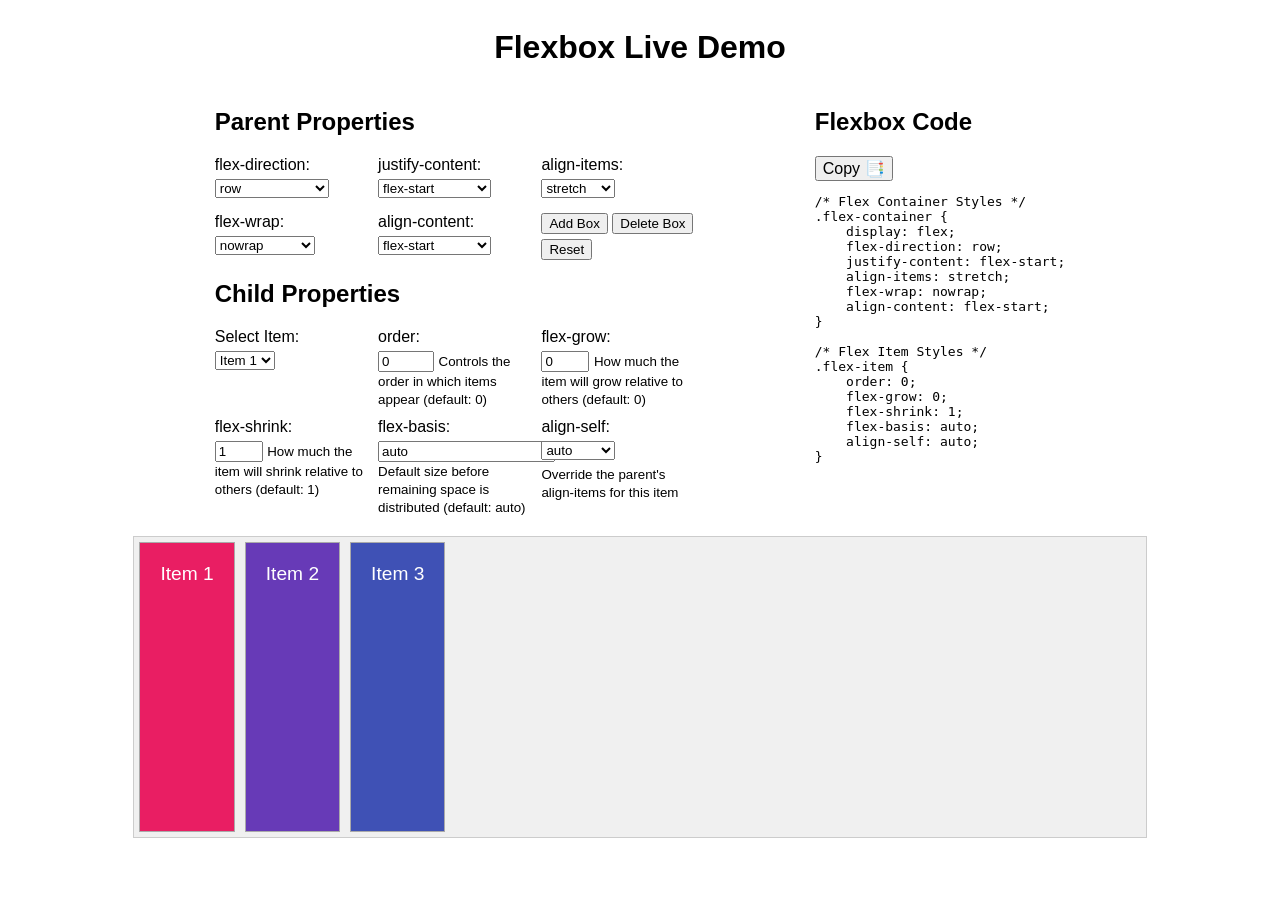
<file: week07/flex-demo/index.html>
<!DOCTYPE html>
<html lang="en">
  <head>
    <meta charset="UTF-8" />
    <meta name="viewport" content="width=device-width, initial-scale=1.0" />
    <title>Flexbox Live Demo</title>
    <meta name="author" content="Shenia Scherer, Andrei Oleniuc">
    <link rel="stylesheet" href="style.css" />
  </head>
  <body>
    <h1>Flexbox Live Demo</h1>
    <div class="controls-container">
      <div class="control">
        <!-- Parent Properties Column -->
        <div class="parent-controls">
          <h2>Parent Properties</h2>
          <div class="controls">
            <div>
              <label for="flexDirection">flex-direction:</label>
              <select id="flexDirection">
                <option value="row">row</option>
                <option value="row-reverse">row-reverse</option>
                <option value="column">column</option>
                <option value="column-reverse">column-reverse</option>
              </select>
            </div>
            <div>
              <label for="justifyContent">justify-content:</label>
              <select id="justifyContent">
                <option value="flex-start">flex-start</option>
                <option value="flex-end">flex-end</option>
                <option value="center">center</option>
                <option value="space-between">space-between</option>
                <option value="space-around">space-around</option>
                <option value="space-evenly">space-evenly</option>
              </select>
            </div>
            <div>
              <label for="alignItems">align-items:</label>
              <select id="alignItems">
                <option value="stretch">stretch</option>
                <option value="flex-start">flex-start</option>
                <option value="flex-end">flex-end</option>
                <option value="center">center</option>
                <option value="baseline">baseline</option>
              </select>
            </div>
            <div>
              <label for="flexWrap">flex-wrap:</label>
              <select id="flexWrap">
                <option value="nowrap">nowrap</option>
                <option value="wrap">wrap</option>
                <option value="wrap-reverse">wrap-reverse</option>
              </select>
            </div>
            <div>
              <label for="alignContent">align-content:</label>
              <select id="alignContent">
                <option value="flex-start">flex-start</option>
                <option value="flex-end">flex-end</option>
                <option value="center">center</option>
                <option value="space-between">space-between</option>
                <option value="space-around">space-around</option>
                <option value="stretch">stretch</option>
                <option value="normal">normal</option>
              </select>
            </div>
            <div>
              <button id="addBoxBtn">Add Box</button>
              <button id="deleteBoxBtn">Delete Box</button>
              <button id="resetBtn">Reset</button>
            </div>
          </div>
        </div>

        <!-- Child Properties Column -->
        <div class="child-controls">
          <h2>Child Properties</h2>
          <div class="controls">
            <div>
              <label for="selectItem">Select Item:</label>
              <select id="selectItem">
                <option value="item1">Item 1</option>
                <option value="item2">Item 2</option>
                <option value="item3">Item 3</option>
              </select>
            </div>
            <div>
              <label for="itemOrder">order:</label>
              <input
                type="number"
                id="itemOrder"
                value="0"
                min="-10"
                max="10"
              />
              <small
                >Controls the order in which items appear (default: 0)</small
              >
            </div>
            <div>
              <label for="itemFlexGrow">flex-grow:</label>
              <input
                type="number"
                id="itemFlexGrow"
                value="0"
                min="0"
                max="10"
                step="1"
              />
              <small
                >How much the item will grow relative to others (default:
                0)</small
              >
            </div>
            <div>
              <label for="itemFlexShrink">flex-shrink:</label>
              <input
                type="number"
                id="itemFlexShrink"
                value="1"
                min="0"
                max="10"
                step="1"
              />
              <small
                >How much the item will shrink relative to others (default:
                1)</small
              >
            </div>
            <div>
              <label for="itemFlexBasis">flex-basis:</label>
              <input
                type="text"
                id="itemFlexBasis"
                value="auto"
                placeholder="auto, 100px, 50%, etc"
              />
              <small
                >Default size before remaining space is distributed (default:
                auto)</small
              >
            </div>
            <div>
              <label for="itemAlignSelf">align-self:</label>
              <select id="itemAlignSelf">
                <option value="auto">auto</option>
                <option value="flex-start">flex-start</option>
                <option value="flex-end">flex-end</option>
                <option value="center">center</option>
                <option value="baseline">baseline</option>
                <option value="stretch">stretch</option>
              </select>
              <small>Override the parent's align-items for this item</small>
            </div>
          </div>
        </div>
      </div>

      <!-- Code Viewer Section -->
      <div class="code-viewer">
        <h2>Flexbox Code</h2>
        <button id="copyCodeBtn">Copy 📑</button>
        <pre><code></code></pre>
      </div>
    </div>

    <div class="flex-container">
      <div class="flex-item item1">Item 1</div>
      <div class="flex-item item2">Item 2</div>
      <div class="flex-item item3">Item 3</div>
    </div>

    <script>
      // Get DOM elements for parent controls
      const flexDirectionSelect = document.getElementById("flexDirection");
      const justifyContentSelect = document.getElementById("justifyContent");
      const alignItemsSelect = document.getElementById("alignItems");
      const flexWrapSelect = document.getElementById("flexWrap");
      const alignContentSelect = document.getElementById("alignContent");
      const flexContainer = document.querySelector(".flex-container");
      const addBoxBtn = document.getElementById("addBoxBtn");
      const deleteBoxBtn = document.getElementById("deleteBoxBtn");
      const resetBtn = document.getElementById("resetBtn");

      // Get DOM elements for child controls
      const selectItemDropdown = document.getElementById("selectItem");
      const itemOrderInput = document.getElementById("itemOrder");
      const itemFlexGrowInput = document.getElementById("itemFlexGrow");
      const itemFlexShrinkInput = document.getElementById("itemFlexShrink");
      const itemFlexBasisInput = document.getElementById("itemFlexBasis");
      const itemAlignSelfSelect = document.getElementById("itemAlignSelf");
      const copyCodeBtn = document.getElementById("copyCodeBtn");

      let itemCount = 3; // Initial number of flex items
      const predefinedColors = [
        "#264653",
        "#2a9d8f",
        "#e9c46a",
        "#f4a261",
        "#e76f51",
        "#8ac926",
        "#1982c4",
        "#6a4c93",
        "#99582a",
        "#bcbddc",
      ];

      let selectedItem = document.querySelector(".item1"); // Default selection
      selectedItem.classList.add("selected");

      // Function to update the code viewer with current input values
      function updateCodeViewer() {
        const flexContainerCode = `/* Flex Container Styles */
.flex-container {
    display: flex;
    flex-direction: ${flexDirectionSelect.value};
    justify-content: ${justifyContentSelect.value};
    align-items: ${alignItemsSelect.value};
    flex-wrap: ${flexWrapSelect.value};
    align-content: ${alignContentSelect.value};
}`;
        const flexItemCode = `

/* Flex Item Styles */
.flex-item {
    order: ${itemOrderInput.value};
    flex-grow: ${itemFlexGrowInput.value};
    flex-shrink: ${itemFlexShrinkInput.value};
    flex-basis: ${itemFlexBasisInput.value};
    align-self: ${itemAlignSelfSelect.value};
}`;
        document.querySelector(".code-viewer code").textContent =
          flexContainerCode + flexItemCode;
      }

      // Copy code snippet to clipboard
      function copyCode() {
        const codeText =
          document.querySelector(".code-viewer code").textContent;
        navigator.clipboard.writeText(codeText).then(() => {
          alert("Code copied to clipboard!");
        });
      }

      copyCodeBtn.addEventListener("click", copyCode);

      // Parent property event listeners
      flexDirectionSelect.addEventListener("change", () => {
        flexContainer.style.flexDirection = flexDirectionSelect.value;
        updateCodeViewer();
      });

      justifyContentSelect.addEventListener("change", () => {
        flexContainer.style.justifyContent = justifyContentSelect.value;
        updateCodeViewer();
      });

      alignItemsSelect.addEventListener("change", () => {
        flexContainer.style.alignItems = alignItemsSelect.value;
        updateCodeViewer();
      });

      flexWrapSelect.addEventListener("change", () => {
        flexContainer.style.flexWrap = flexWrapSelect.value;
        alignContentSelect.disabled = flexWrapSelect.value === "nowrap";
        // Reset align-content when disabled
        alignContentSelect.value = "normal";
        flexContainer.style.alignContent = "normal";
        updateCodeViewer();
      });

      alignContentSelect.addEventListener("change", () => {
        flexContainer.style.alignContent = alignContentSelect.value;
        updateCodeViewer();
      });

      // Function to update the selected item and its input values
      function updateSelectedItem(itemClass) {
        document.querySelectorAll(".flex-item").forEach((item) => {
          item.classList.remove("selected");
        });
        selectedItem = document.querySelector("." + itemClass);
        selectedItem.classList.add("selected");

        // Update input fields with the selected item's style or defaults
        itemOrderInput.value = selectedItem.style.order || "0";
        itemFlexGrowInput.value = selectedItem.style.flexGrow || "0";
        itemFlexShrinkInput.value = selectedItem.style.flexShrink || "1";
        itemFlexBasisInput.value = selectedItem.style.flexBasis || "auto";
        itemAlignSelfSelect.value = selectedItem.style.alignSelf || "auto";
        updateCodeViewer();
      }

      // Child property event listeners
      selectItemDropdown.addEventListener("change", () => {
        updateSelectedItem(selectItemDropdown.value);
      });

      itemOrderInput.addEventListener("change", () => {
        selectedItem.style.order = itemOrderInput.value;
        updateCodeViewer();
      });

      itemFlexGrowInput.addEventListener("change", () => {
        selectedItem.style.flexGrow = itemFlexGrowInput.value;
        updateCodeViewer();
      });

      itemFlexShrinkInput.addEventListener("change", () => {
        selectedItem.style.flexShrink = itemFlexShrinkInput.value;
        updateCodeViewer();
      });

      itemFlexBasisInput.addEventListener("change", () => {
        selectedItem.style.flexBasis = itemFlexBasisInput.value;
        updateCodeViewer();
      });

      itemAlignSelfSelect.addEventListener("change", () => {
        selectedItem.style.alignSelf = itemAlignSelfSelect.value;
        updateCodeViewer();
      });

      // Allow clicking on flex items to select them
      function addClickListenerToItem(item) {
        item.addEventListener("click", function () {
          const itemClass = Array.from(this.classList).find((cls) =>
            cls.startsWith("item")
          );
          selectItemDropdown.value = itemClass;
          updateSelectedItem(itemClass);
        });
      }

      // Add click listeners to initial flex items
      document.querySelectorAll(".flex-item").forEach((item) => {
        addClickListenerToItem(item);
      });

      // Add box function to add a new flex item
      addBoxBtn.addEventListener("click", () => {
        itemCount++;
        const newBox = document.createElement("div");
        newBox.classList.add("flex-item", `item${itemCount}`);
        newBox.textContent = `Item ${itemCount}`;
        newBox.style.backgroundColor =
          predefinedColors[Math.floor(Math.random() * predefinedColors.length)];
        newBox.style.color = "white";
        flexContainer.appendChild(newBox);

        // Add the new item to the dropdown
        const option = document.createElement("option");
        option.value = `item${itemCount}`;
        option.textContent = `Item ${itemCount}`;
        selectItemDropdown.appendChild(option);

        // Add click listener to the new item
        addClickListenerToItem(newBox);
        updateCodeViewer();
      });

      // Delete box function to remove the last flex item
      deleteBoxBtn.addEventListener("click", () => {
        const items = flexContainer.querySelectorAll(".flex-item");
        if (items.length > 0) {
          const lastItem = items[items.length - 1];
          const lastItemClass = Array.from(lastItem.classList).find((cls) =>
            cls.startsWith("item")
          );
          // If the selected item is being deleted, update selection
          if (selectedItem === lastItem && items.length > 1) {
            updateSelectedItem("item" + (itemCount - 1));
            selectItemDropdown.value = "item" + (itemCount - 1);
          }
          flexContainer.removeChild(lastItem);
          itemCount--;
          // Remove the last option from the dropdown
          selectItemDropdown.remove(selectItemDropdown.options.length - 1);
          updateCodeViewer();
        }
      });

      // Reset function to restore defaults and remove extra boxes
      function resetDemo() {
        // Reset parent controls to default values
        flexDirectionSelect.value = "row";
        justifyContentSelect.value = "flex-start";
        alignItemsSelect.value = "flex-start";
        flexWrapSelect.value = "nowrap";
        alignContentSelect.value = "normal";
        alignContentSelect.disabled = true;
        flexContainer.style.flexDirection = "row";
        flexContainer.style.justifyContent = "flex-start";
        flexContainer.style.alignItems = "stretch";
        flexContainer.style.flexWrap = "nowrap";
        flexContainer.style.alignContent = "normal";

        // Reset child controls to default values
        selectItemDropdown.value = "item1";
        itemOrderInput.value = "0";
        itemFlexGrowInput.value = "0";
        itemFlexShrinkInput.value = "1";
        itemFlexBasisInput.value = "auto";
        itemAlignSelfSelect.value = "auto";

        // Remove extra boxes if more than 3 exist
        while (itemCount > 3) {
          const items = flexContainer.querySelectorAll(".flex-item");
          flexContainer.removeChild(items[items.length - 1]);
          selectItemDropdown.remove(selectItemDropdown.options.length - 1);
          itemCount--;
        }

        // Reset styles for the initial 3 items
        document.querySelectorAll(".flex-item").forEach((item, index) => {
          item.style.order = "0";
          item.style.flexGrow = "0";
          item.style.flexShrink = "1";
          item.style.flexBasis = "auto";
          item.style.alignSelf = "auto";
        });

        // Set selected item back to the first item
        updateSelectedItem("item1");
        updateCodeViewer();
      }

      resetBtn.addEventListener("click", resetDemo);

      // Initial setup
      updateCodeViewer();
    </script>
  </body>
</html>
</file>
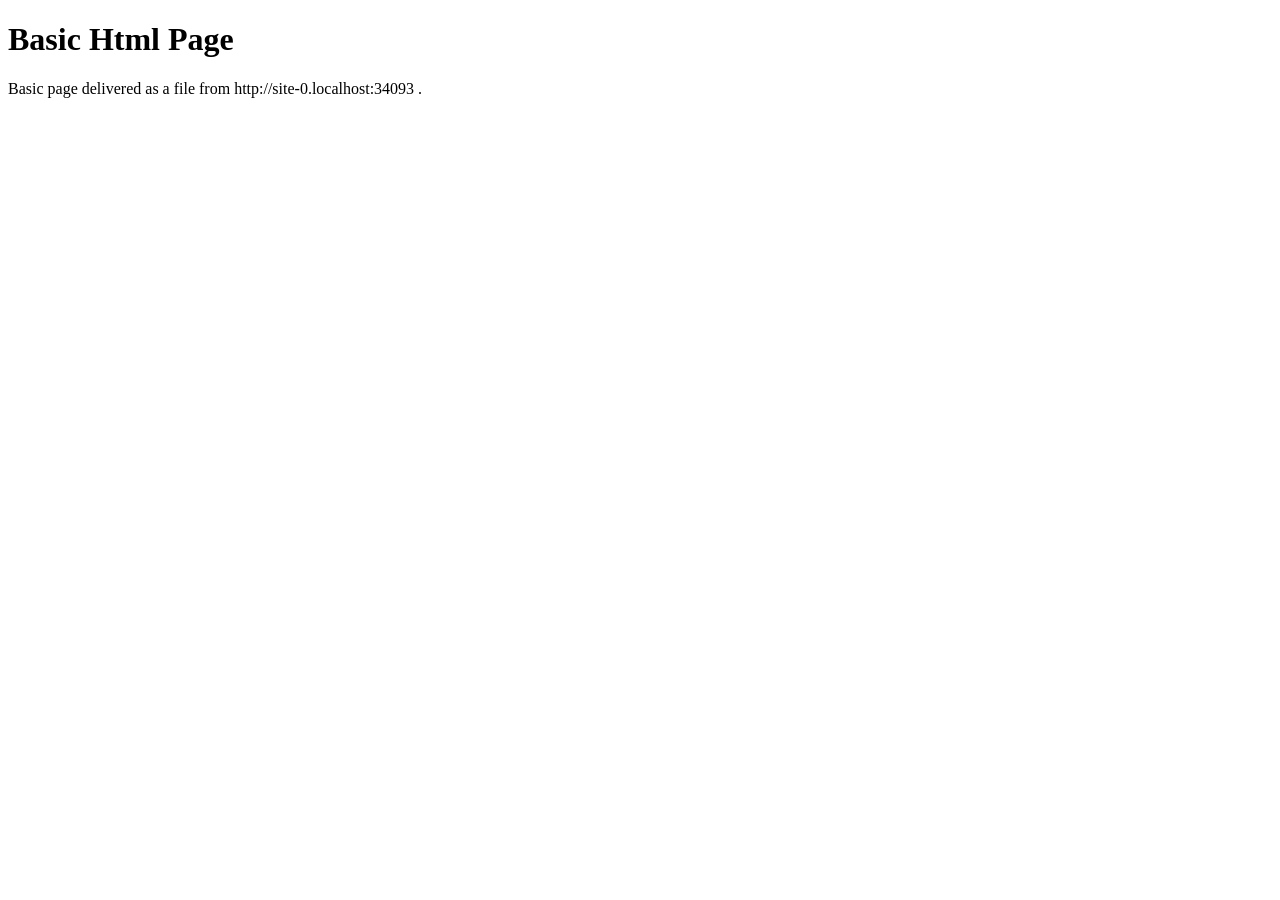
<file: week11/server/S2-file-server/index.html>
<!doctype html>
<html lang=en>
<head>
  <meta charset="UTF-8">
  <title>Basic Html Page</title>
</head>
<body>
  <h1>Basic Html Page</h1>
  <p>
    Basic page delivered as a file from
    <script>document.writeln(window.location.origin)</script>.
  </p>

</body>
</html>
</file>
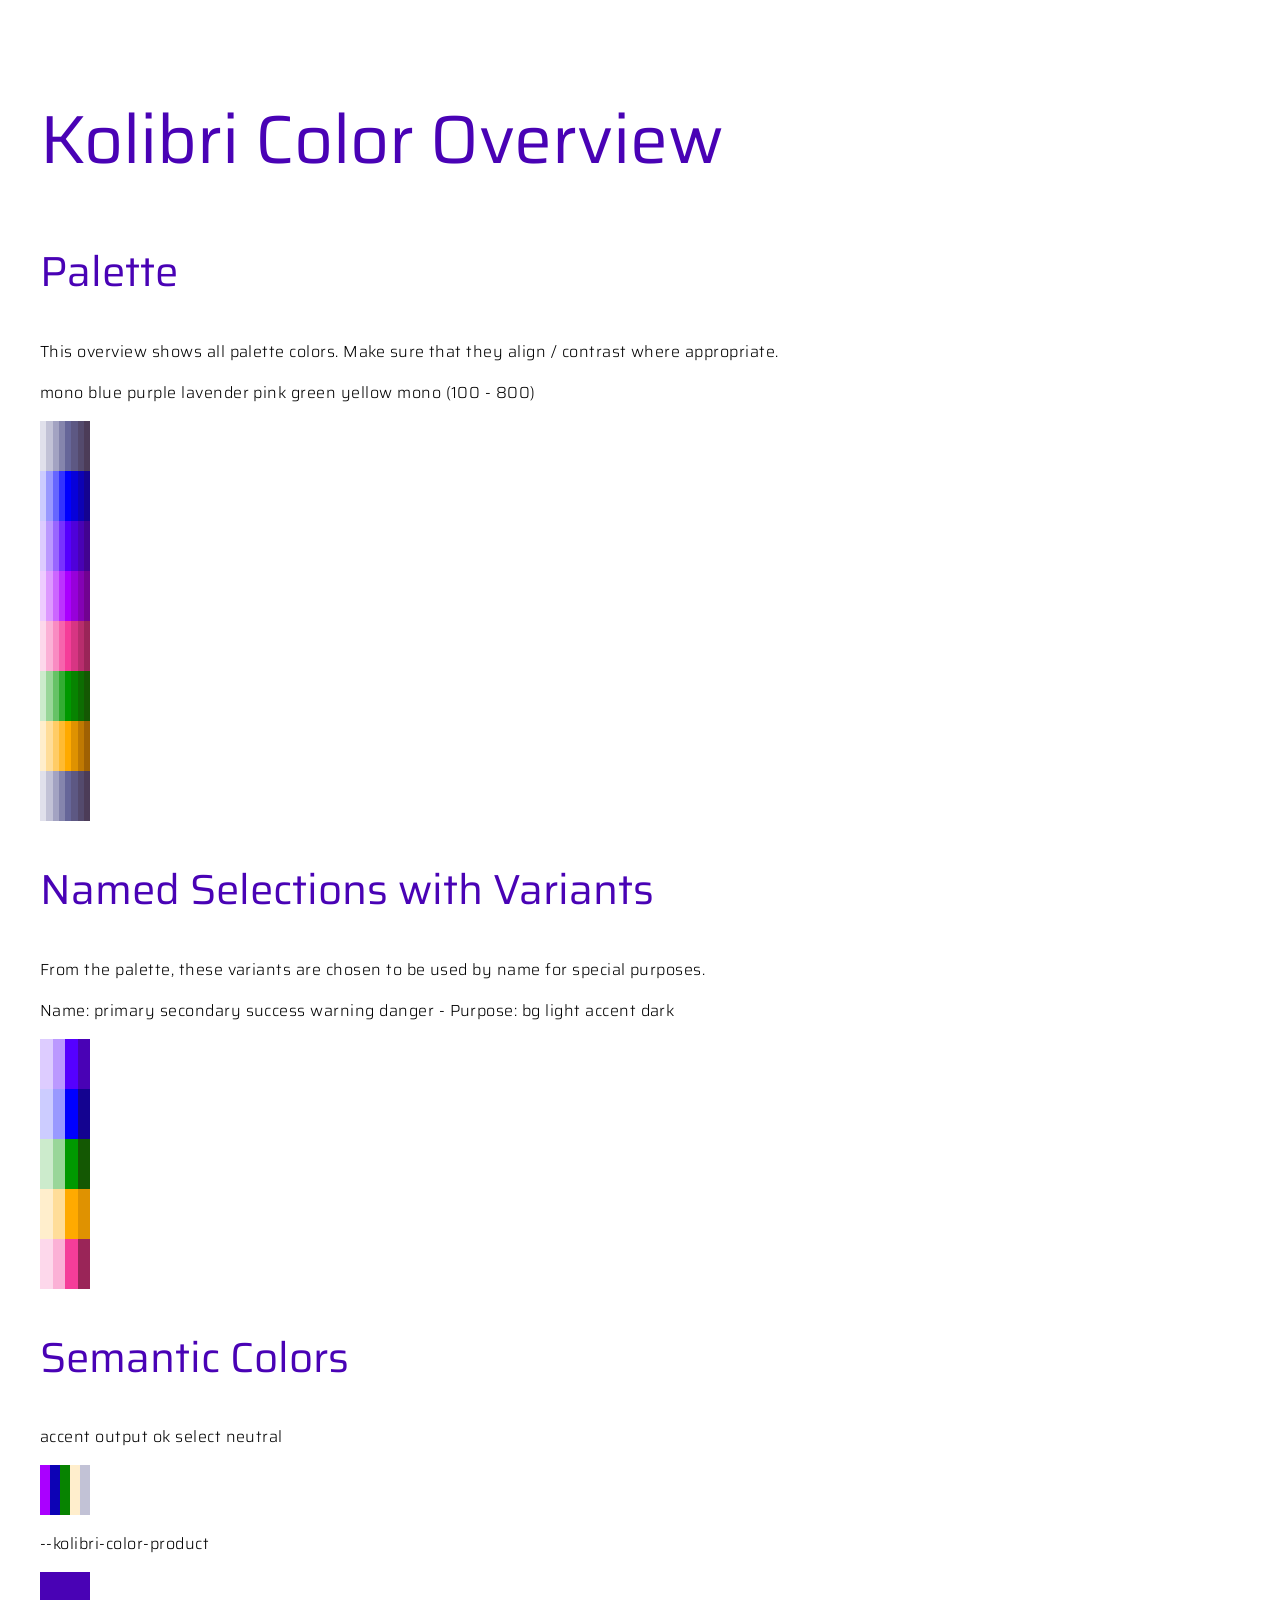
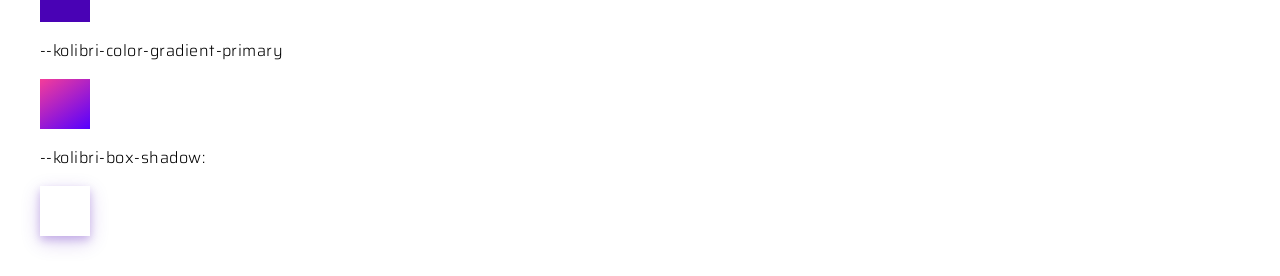
<file: css/colors-overview.html>
<!DOCTYPE html>
<html lang="en">
<head>
    <meta charset="UTF-8">
    <title>Kolibri Color Overview</title>
    <link rel="stylesheet" href="kolibri-base.css">
    <style>
        .squares {
            display: flex;
            /*change below to validate transparency against black */
            /*background-color: black;*/
        }
        div {
            width:          50px;
            aspect-ratio:   1 / 1;
            /*change below to validate color changes with breaks */
            /*margin:         1px;*/
        }
        body > p {
            margin-top: 1em;
        }
        body {
            padding: 2em;
        }
    </style>
</head>
<body>
<h1>Kolibri Color Overview</h1>

<h2>Palette</h2>
<p>This overview shows all palette colors. Make sure that they align / contrast where appropriate.</p>
<p>mono blue purple lavender pink green yellow mono (100 - 800)</p>
<script>
    let out = "";
    "mono blue purple lavender pink green yellow mono".split(" ").forEach( colorName => {
        out += `<div class="squares">`;
        [1,2,3,4,5,6,7,8].forEach( step => {
            out += `<div title="${colorName} ${step}00" style="background-color: var(--kolibri-palette-${colorName}-${step}00)"></div>`;
        });
        out += `</div>`;
    });
    document.writeln(out);
</script>

<h2>Named Selections with Variants</h2>
<p>From the palette, these variants are chosen to be used by name for special purposes.</p>
<p>Name: primary secondary success warning danger -  Purpose: bg light accent dark</p>
<script>
    out = "";
    "primary secondary success warning danger".split(" ").forEach( semantic => {
        out += `<div class="squares">`;
        "bg light accent dark".split(" ").forEach( mod => {
            out += `<div title="${semantic} ${mod}" style="background-color: var(--kolibri-color-${semantic}-${mod})"></div>`;
        });
        out += `</div>`;
    });
    document.writeln(out);
</script>

<h2>Semantic Colors</h2>
<p>accent output ok select neutral</p>
<script>
    out = "";
    "kolibri".split(" ").forEach( _semantic => {
        out += `<div class="squares">`;
        "accent output ok select neutral".split(" ").forEach( mod => {
            out += `<div title="${mod}" style="background-color: var(--kolibri-color-${mod})"></div>`;
        });
        out += `</div>`;
    });
    document.writeln(out);
</script>

<p>--kolibri-color-product</p>
<div style="background-color: var(--kolibri-color-product)"></div>

<p>--kolibri-color-gradient-primary</p>
<div style="background-image: var(--kolibri-color-gradient-primary)"></div>

<p>--kolibri-box-shadow:</p>
<div style="box-shadow: var(--kolibri-box-shadow)"></div>



</body>
</html>
</file>
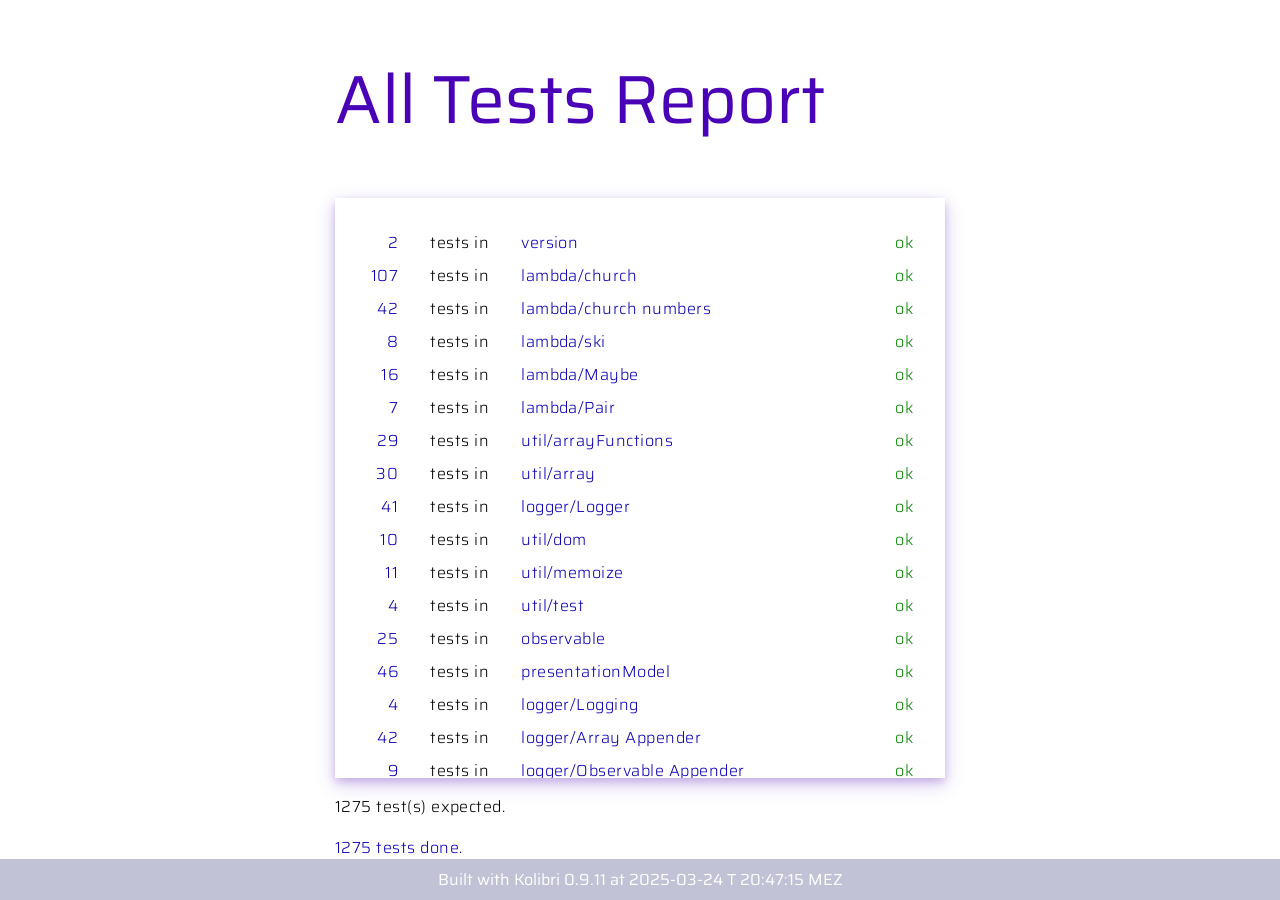
<file: kolibri-dist-0.9.11/allTests.html>
<!DOCTYPE html>
<html lang="en">
<head>
    <title> All Tests </title>
    <link rel="shortcut icon" type="image/png" href="../img/logo/logo-60x54.png"/>
    <link rel="stylesheet"                     href="../css/testUi.css">
    <style>

    </style>
</head>
<body>
<h1>All Tests Report</h1>
<div id="out"></div>

<p> 1275 test(s) expected.</p>
<p id="grossTotal">Check console for possible errors.</p>

<footer></footer>

<script src="./kolibri/util/testUi-support.js" type="module"></script>
<script src="./allTestsSuite.js"               type="module"></script>

</body>
</html>
</file>
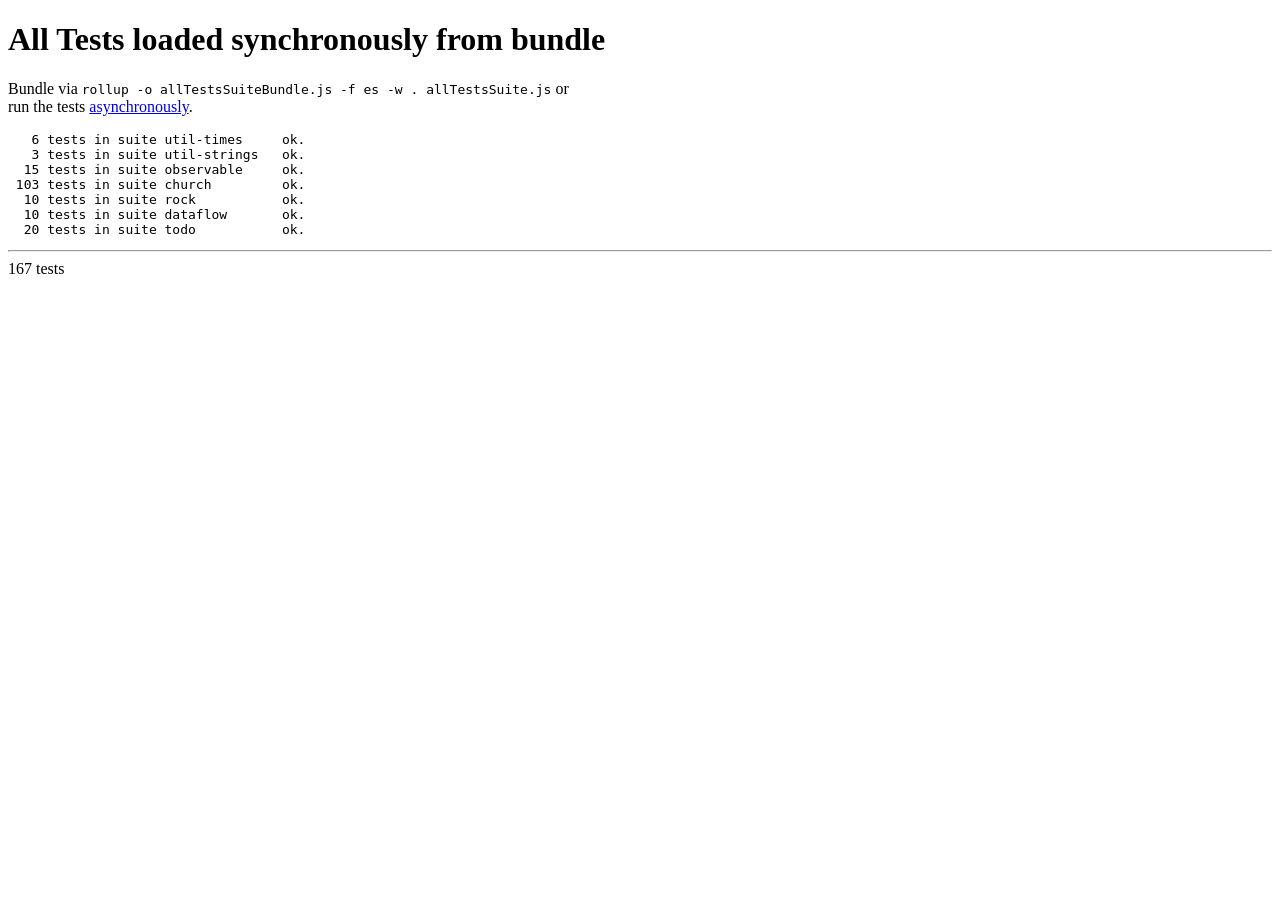
<file: week03/allTests.html>
<!DOCTYPE html>
<html>
<head>
    <title> All Tests from Bundle</title>
</head>
<body>

<h1>All Tests loaded synchronously from bundle</h1>

<p>Bundle via <tt>rollup -o allTestsSuiteBundle.js -f es -w . allTestsSuite.js</tt> or <br>
   run the tests <a href="./allTestsAsync.html">asynchronously</a>.</p>


<pre id="out"></pre>

<!--all asynchronous tests bundled and executed in a synchronous fashion-->
<script src="./allTestsSuiteBundle.js"></script>

<hr/>

<script>
    // Since the bundle is loaded before this code, we can refer to the "total" in the global namespace
    document.writeln(total);
</script>
tests

</body>
</html>
</file>
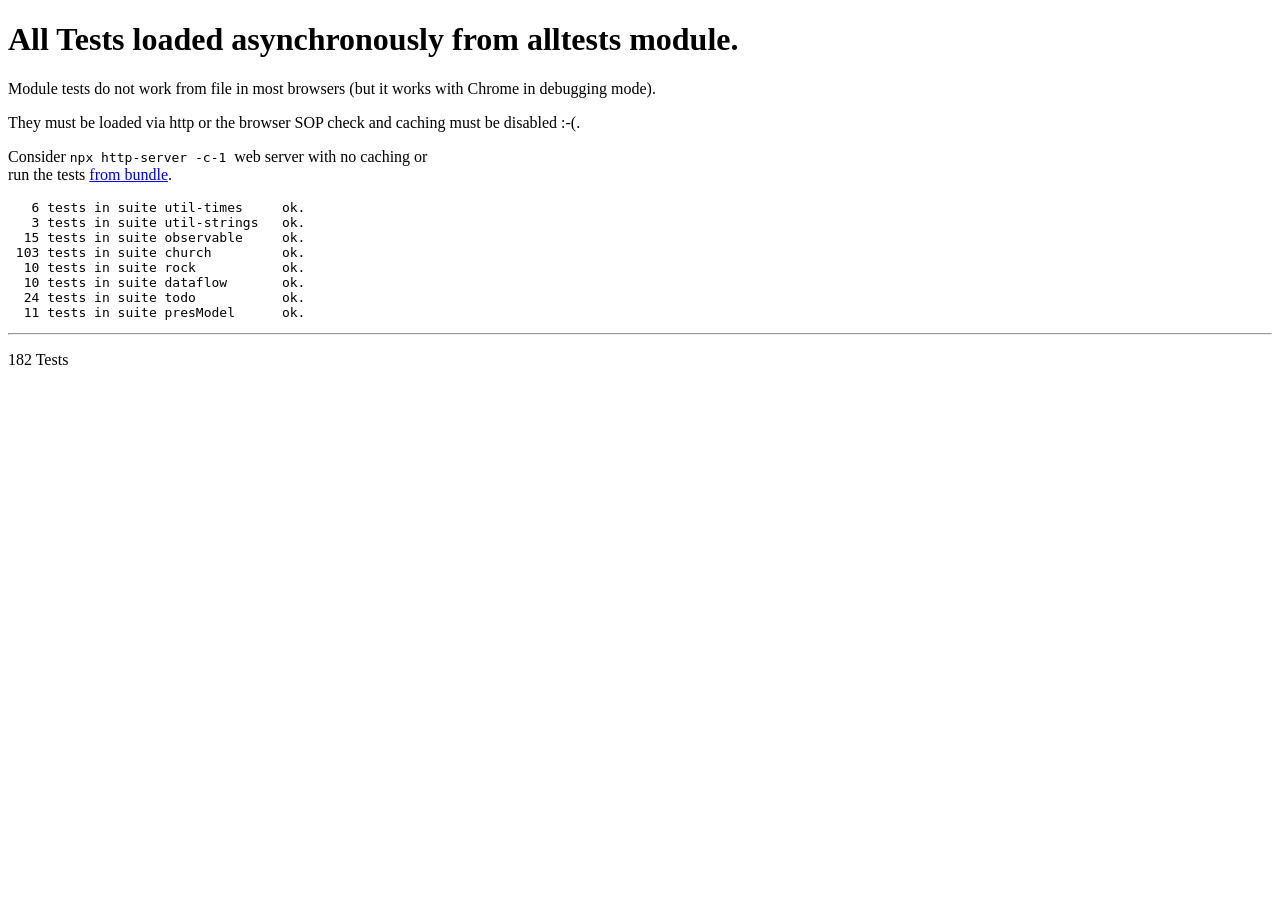
<file: week03/allTestsAsync.html>
<!DOCTYPE html>
<html>
<head>
    <title> All Tests from Module</title>
</head>
<body>

<h1>All Tests loaded asynchronously from alltests module.</h1>

<p>Module tests do not work from file in most browsers (but it works with Chrome in debugging mode).</p>
<p>They must be loaded via http or the browser SOP check and caching must be disabled :-(.</p>
<p>Consider <tt>npx http-server -c-1 </tt> web server with no caching or <br>
   run the tests <a href="./allTests.html">from bundle</a>.</p>


<pre id="out"></pre>

<hr/>

<p id="grossTotal"></p>

<!--no inline function to please FF-->
<script src="./asyncStarter.js" type="module"></script>


</body>
</html>
</file>
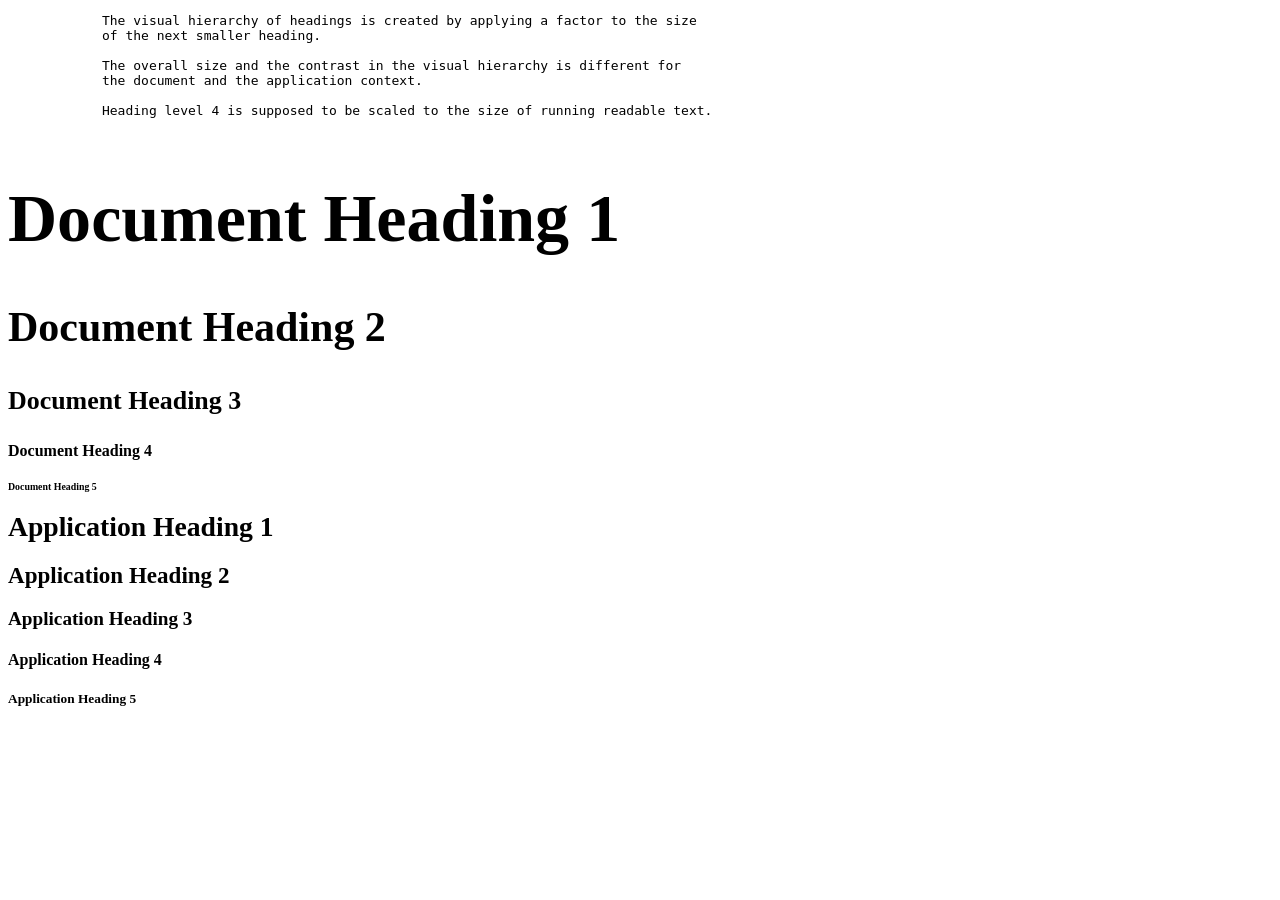
<file: week03/GoodieHeadingSizes.html>
<!DOCTYPE html>
<html lang="en">
    <head>
        <meta charset="UTF-8">
        <title>Kolibri Relative CSS Sizes</title>
        <style>
            :root {
                --font-base-unit:  1rem;    /* a flexible unit that changes with user preferences */
                --font-base-scale: 1.62;    /* default scale is golden ratio, to be overridden */
            }
            h1, h2, h3, h4, h5 {
                --font-size-factor: 1;      /* default, to be overridden */
                font-size: calc( var(--font-size-factor) * var(--font-base-unit));
            }
            h1 {--font-size-factor: calc( pow(var(--font-base-scale), 3));}
            h2 {--font-size-factor: calc( pow(var(--font-base-scale), 2));}
            h3 {--font-size-factor: calc( pow(var(--font-base-scale), 1));}
            h4 {--font-size-factor: calc( pow(var(--font-base-scale), 0));}
            h5 {--font-size-factor: calc( pow(var(--font-base-scale),-1));}
            .document    { --font-base-scale: 1.62; }
            .application { --font-base-scale: 1.2;  }
        </style>
    </head>
    <body class="document">
        <pre>
            The visual hierarchy of headings is created by applying a factor to the size
            of the next smaller heading.

            The overall size and the contrast in the visual hierarchy is different for
            the document and the application context.

            Heading level 4 is supposed to be scaled to the size of running readable text.
        </pre>
        <h1>Document Heading 1</h1>
        <h2>Document Heading 2</h2>
        <h3>Document Heading 3</h3>
        <h4>Document Heading 4</h4>
        <h5>Document Heading 5</h5>
        <div class="application">
            <h1>Application Heading 1</h1>
            <h2>Application Heading 2</h2>
            <h3>Application Heading 3</h3>
            <h4>Application Heading 4</h4>
            <h5>Application Heading 5</h5>
        </div>
    </body>
</html>
</file>
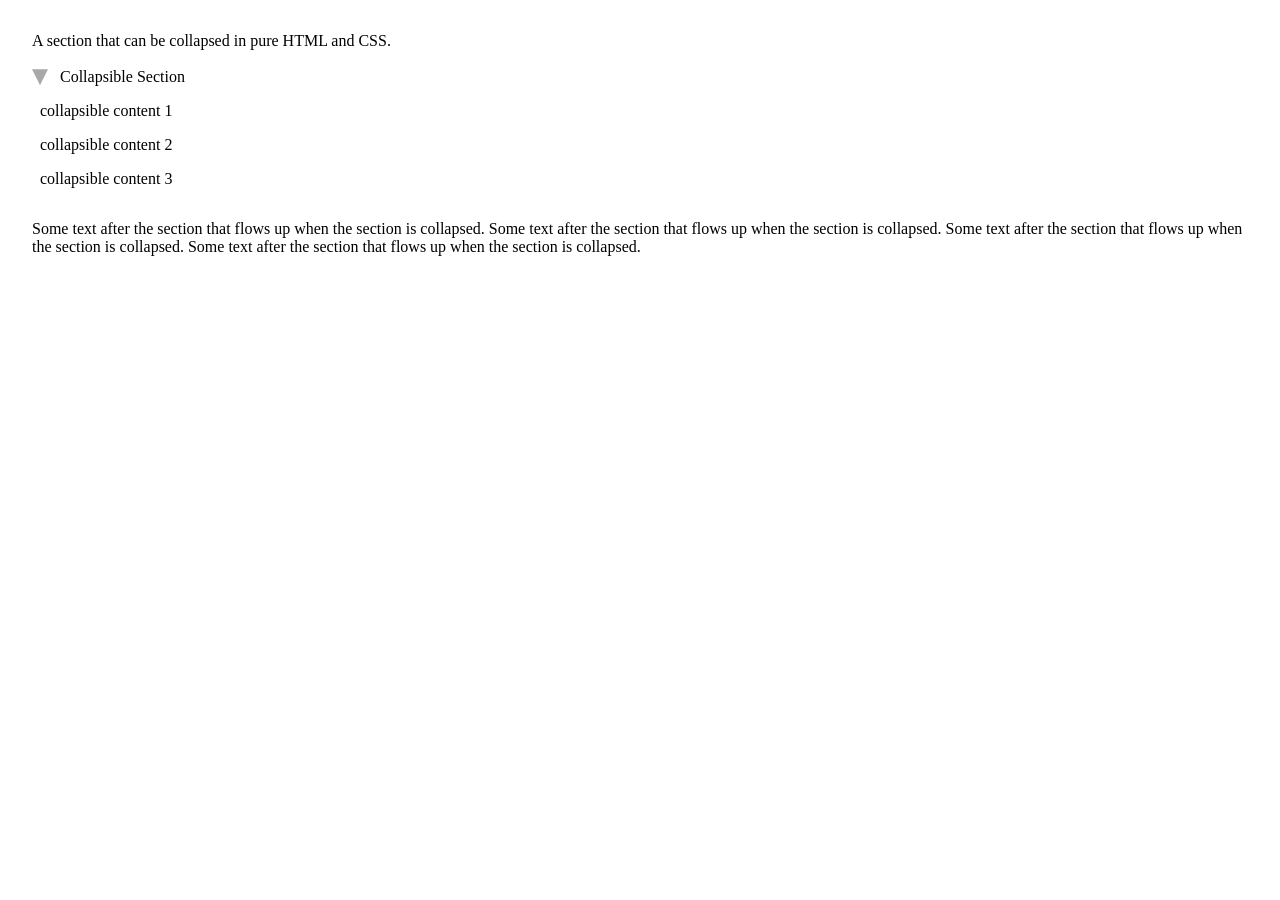
<file: week04/Goodie-4-CSSCollapse.html>
<!DOCTYPE html>
<html lang="en">
<head>
    <meta charset="UTF-8">
    <title>Collapse Goodie</title>
    <style>

        body {
            margin: 2em;
            --collapse-height: 10em;
            --arrow-size: 1em;
        }

        /* expanded div */
        div.collapsible {
            padding-left: calc(var(--arrow-size) / 2);
            max-height:   var(--collapse-height);
            overflow:     hidden;   /* when height is lowered, do not paint outside */
            transition:   max-height 0.5s ease-out;
        }

        /* collapsed div todo: change css selector*/
        .changeme {
            max-height: 0;
            transition:  max-height 0.5s ease-out;
        }

        input[type=checkbox].hidden {
            display: none;
        }

        input[type=checkbox].hidden + label.toggle::before {
            content:    '';
            display:    inline-block;
            position:    relative;
            top:        0.2em;
            width:      var(--arrow-size);
            height:     var(--arrow-size);
            background: darkgray;
            clip-path:  polygon(0 0, 100% 0%, 50% 100%);
            transition: transform 0.5s;
        }

        /* todo rotate arrow on collapse */
        .changeme {
            transform:  rotate(-90deg);
            transition: transform 0.5s;
        }

    </style>
</head>
<body>

<p>A section that can be collapsed in pure HTML and CSS.</p>


<input id ="toggle" class="hidden" type="checkbox">
<label for="toggle" class="toggle"> &nbsp; Collapsible Section </label>
<div class="collapsible">
    <p>collapsible content 1</p>
    <p>collapsible content 2</p>
    <p>collapsible content 3</p>
</div>

<p>
    Some text after the section that flows up when the section is collapsed.
    Some text after the section that flows up when the section is collapsed.
    Some text after the section that flows up when the section is collapsed.
    Some text after the section that flows up when the section is collapsed.
</p>


</body>

</html>
</file>
<file: week07/flex-demo/style.css>
body {
    font-family: sans-serif;
    display: flex;
    flex-direction: column;
    align-items: center;
}

.controls {
    display: grid;
    grid-template-columns: repeat(auto-fit, minmax(150px, 1fr));
    gap: 10px;
    margin-bottom: 20px;
    width: 80%;
    max-width: 600px;
}

.controls label,
.controls select {
    display: block;
    margin-bottom: 5px;
}

.flex-container {
    display: flex;
    width: 80%;
    height: 300px;
    background-color: #f0f0f0;
    border: 1px solid #ccc;
    margin-bottom: 20px;
    transition: all 0.3s ease-in-out;
    /* Enable transitions for all properties */
}

.flex-item {
    background-color: #ddd;
    color: #333;
    padding: 20px;
    margin: 5px;
    text-align: center;
    font-size: 1.2em;
    border: 1px solid #aaa;
    transition: all 0.3s ease-in-out;
    /* Enable transitions for all properties */
}

.item1 {
    background-color: #e91e63;
    color: white;
}

.item2 {
    background-color: #673ab7;
    color: white;
}

.item3 {
    background-color: #3f51b5;
    color: white;
}

.controls-container {
    display: flex;
    flex-direction: row;
}

#resetBtn {
    margin-top: 5px;
}

#copyCodeBtn {
    font-size: 1em;
    cursor: pointer;
}
</file>
<file: css/kolibri-base.css>
/* make sure to keep in line with kolibriStyle.js */

@import "./kolibri-fonts.css";
@import "./kolibri-colors.css";
@import "./kolibri-projector-simple.css";


:root {
    padding:                 0;
    margin:                  0;
}
*, *::before, *::after {
    box-sizing: border-box;
}
::selection {
    background-color: var(--kolibri-color-select);
}

/* --- typography --- */

body {
    font-family: var(--font-family), system-ui;
}

header, h1, h2 {
    color: var(--kolibri-color-product);
}

header h1 {
    letter-spacing: 0.06em;
}

h1, h2, h3 {
    font-weight: normal;
    text-wrap:   balance;
}

div, p, ul, ol, dl, form, fieldset, label {
    font-family:    var(--font-family), system-ui;
    letter-spacing: 0.03em;
    font-weight:    300;
}

input, button, textarea, select { /* interaction elements */
    font-family:    system-ui;
    letter-spacing: 0.03em;
    font-weight:    normal;
}

/* --- end typography --- */

/* --- default element appearance --- */
ul {
    padding-left:       1em;
}
ul li::marker {
  color:                var(--kolibri-color-primary-accent);
}

figure {
    margin-inline:      0;
}
figcaption {
    font-style:         italic;
    font-size:          var(--font-size-caption);
    text-align:         end;
}
em {                    /* emphasis looks like highlighted with text marker */
    position:           relative;
    padding-inline:     0.2em 0.3em;
    &::before {
        content:        "";
        position:       absolute;
        inset:          0 0 -.2em 0;  /* inline -3px leads to strange line-break issues */
        border-radius:  5% 5% 20% 20%;
        background-color: var(--kolibri-color-select);
        z-index:        -10;
        rotate:         -3deg;
        opacity:        60%;
    }
}

a[href^="http"]::after { /* external link */
    content:            " ↗";
    opacity:            .3;
}
/* --- end default element appearance --- */

/* --- default invalid handling --- */
:invalid {
    border-color: var(--kolibri-color-accent);
}
input:invalid {
    border-color: transparent transparent var(--kolibri-color-accent) transparent;
}
input[type=text]:invalid {
    color: var(--kolibri-color-accent);
}
/* We cannot use pseudo elements with input type text so we introduce an extra following span.
   Note that the html structure is label - span ( input - span) like in simpleInputProjector.
*/
label + span { /* the "holder" span for the input comes right after a label */
    position:   relative; /* such that we can position against it */
}
label + span > input + span.invalidation_marker {
    /* background is transparent by default, so nothing is shown unless input becomes invalid */
    position:       absolute; /* get it out of the stacking context */
    top:            0;
    left:           0;
    width:          1ch;
    aspect-ratio:   1;
    transform:      translateX(-5ch);
}
label + span > input:invalid + span.invalidation_marker {
    background-image: radial-gradient(circle closest-side, white 0%, white 20%, var(--kolibri-color-accent) 99%, transparent 100%);
    filter:           drop-shadow(0 0 .2ch var(--kolibri-color-accent));
    transform:        translateX(-1ch);
    transition:       transform 0.5s ease-out;
}
/* --- end default invalid handling --- */

/* --- logo handling -- */
/* The information about where the actual logo file is, the format, etc. should
   not be distributed over all the files but kept in one place.
   Since the logo is decorative only, we avoid having to set fake "alt" attributes.
 */

.kolibri-logo {         /* for getting the logo from svg file, inline SVG element is in kolibriStyle.js */
	width:              342px;                       /* default - you might want to override this with inline style */
	aspect-ratio:       1;
	background-image:   url("../img/logo/logo.svg"); /* keep in one place */
	background-repeat:  no-repeat;
    background-size:    contain;
}

/* --- fun stuff with the logo --- */

.kolibri-logo-anim {                                /* works for both svg file or svg element */
	animation:          kolibri_fly_in 2s ease;
    .wing {
        animation-name:            kolibri-flapping;
        animation-duration:        .2s;
        animation-iteration-count: 15;
        animation-direction:       reverse;
        animation-timing-function: ease-in;
        transform-origin:          45% 45%;
    }
}
@keyframes kolibri_fly_in {
	0% {
		transform: scaleX(-1)  scale(0.4) translateX(400%) rotate(-30deg);
	}
	60% {
		transform:             scale(0.6) translateX(300%) rotate(-30deg);
	}
	100% {
		transform:             scale(1.0) translateX(0)    rotate(  0deg) ;
	}
}
@keyframes kolibri-flapping {
      from {
          transform:            scaleX(1)  rotate(0deg);
      }
      to {
          transform:            scaleX(-1) rotate(30deg);
      }
 }

/* --- standard values --- */
@media (prefers-reduced-motion: reduce) {
    * {
        animation-duration: 0.01ms ;
  }
}

/*noinspection CssUnknownProperty*/
:root {
    /*
        Needed to animate e.g. from height:0 to height:auto.
        Works in Chrome but does not work in FF, Safari yet (dec.24).
    */
    interpolate-size: allow-keywords; /* progressive enhancement*/
}
/* --- end of standard values --- */

/* --- a11y support: the "skip" link --- */

a.skip-link { /* position top center */
    position:     absolute;
    z-index:      100;
    top:          1em;
    left:         50%;
    transform:    translateX(-50%);
}

/* hide if not tabbed to
   but in such a way that it still can be tabbed to */
a.skip-link:not(:focus):not(:active) {
    position:   absolute;
    overflow:   hidden;
    height:     1px;
    width:      1px;
    clip:       rect(0 0 0 0);
    clip-path:  inset(50%);
    white-space: nowrap;
}

/* --- end of a11y support --- */

/* --- utility classes --- */

.prosa {
    margin-inline:  auto;
    max-width:      70ch;
    text-rendering: optimizeLegibility;
    text-wrap:      pretty;
}

.font_numeric {
    font-variant-numeric: tabular-nums;
}
.font_numeric_fraction {
    font-variant-numeric: diagonal-fractions;
}

/* --- end of utility classes --- */
</file>
<file: css/testUi.css>
@import "kolibri-base.css";
body {
    width:                  max-content;
    margin-inline:          auto;
}
#out {
    max-height:             calc(100vh - 20rem);
    overflow:               scroll;
    display:                grid;
    grid-template-columns:  repeat(4, max-content);
    grid-column-gap:        2em;
    grid-row-gap:           .5em;
    padding:                2em;
    box-shadow:             var(--kolibri-box-shadow);
}
#out.failed {
    box-shadow:             0 .7rem  2rem 0 var(--kolibri-color-danger-accent);
}
#out div:nth-child(odd) {   /* count and file columns are output */
    color:                  var(--kolibri-color-output);
}
#out div:nth-child(4n-3) {  /* count column should be right-aligned */
    justify-self:           end;
}
#grossTotal {
    color:                  var(--kolibri-color-output);
}
footer {
    position:               fixed;
    inset:                  auto 0 0 0; /* anchor to bottom */
    text-align:             center;
    color:                  white;
    background:             var(--kolibri-color-neutral);
    padding:                .5em;
;
}
</file>
